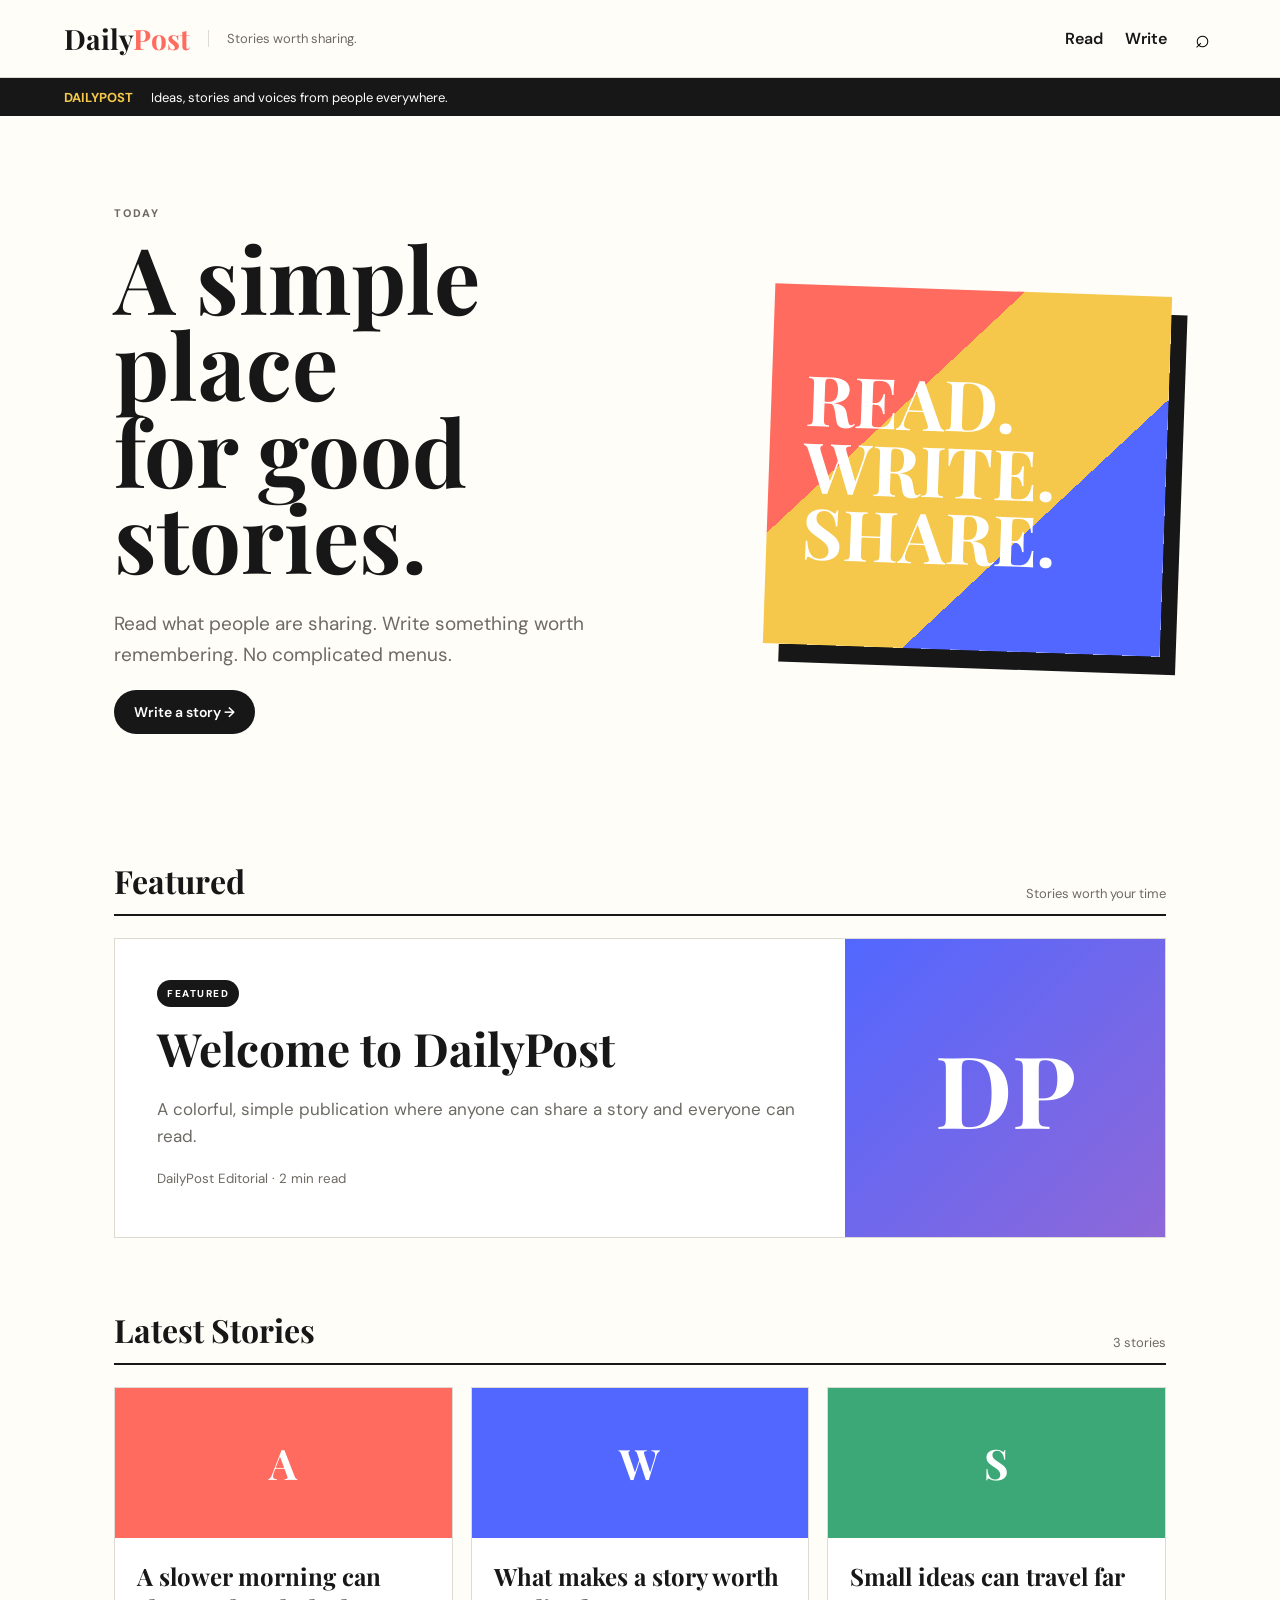
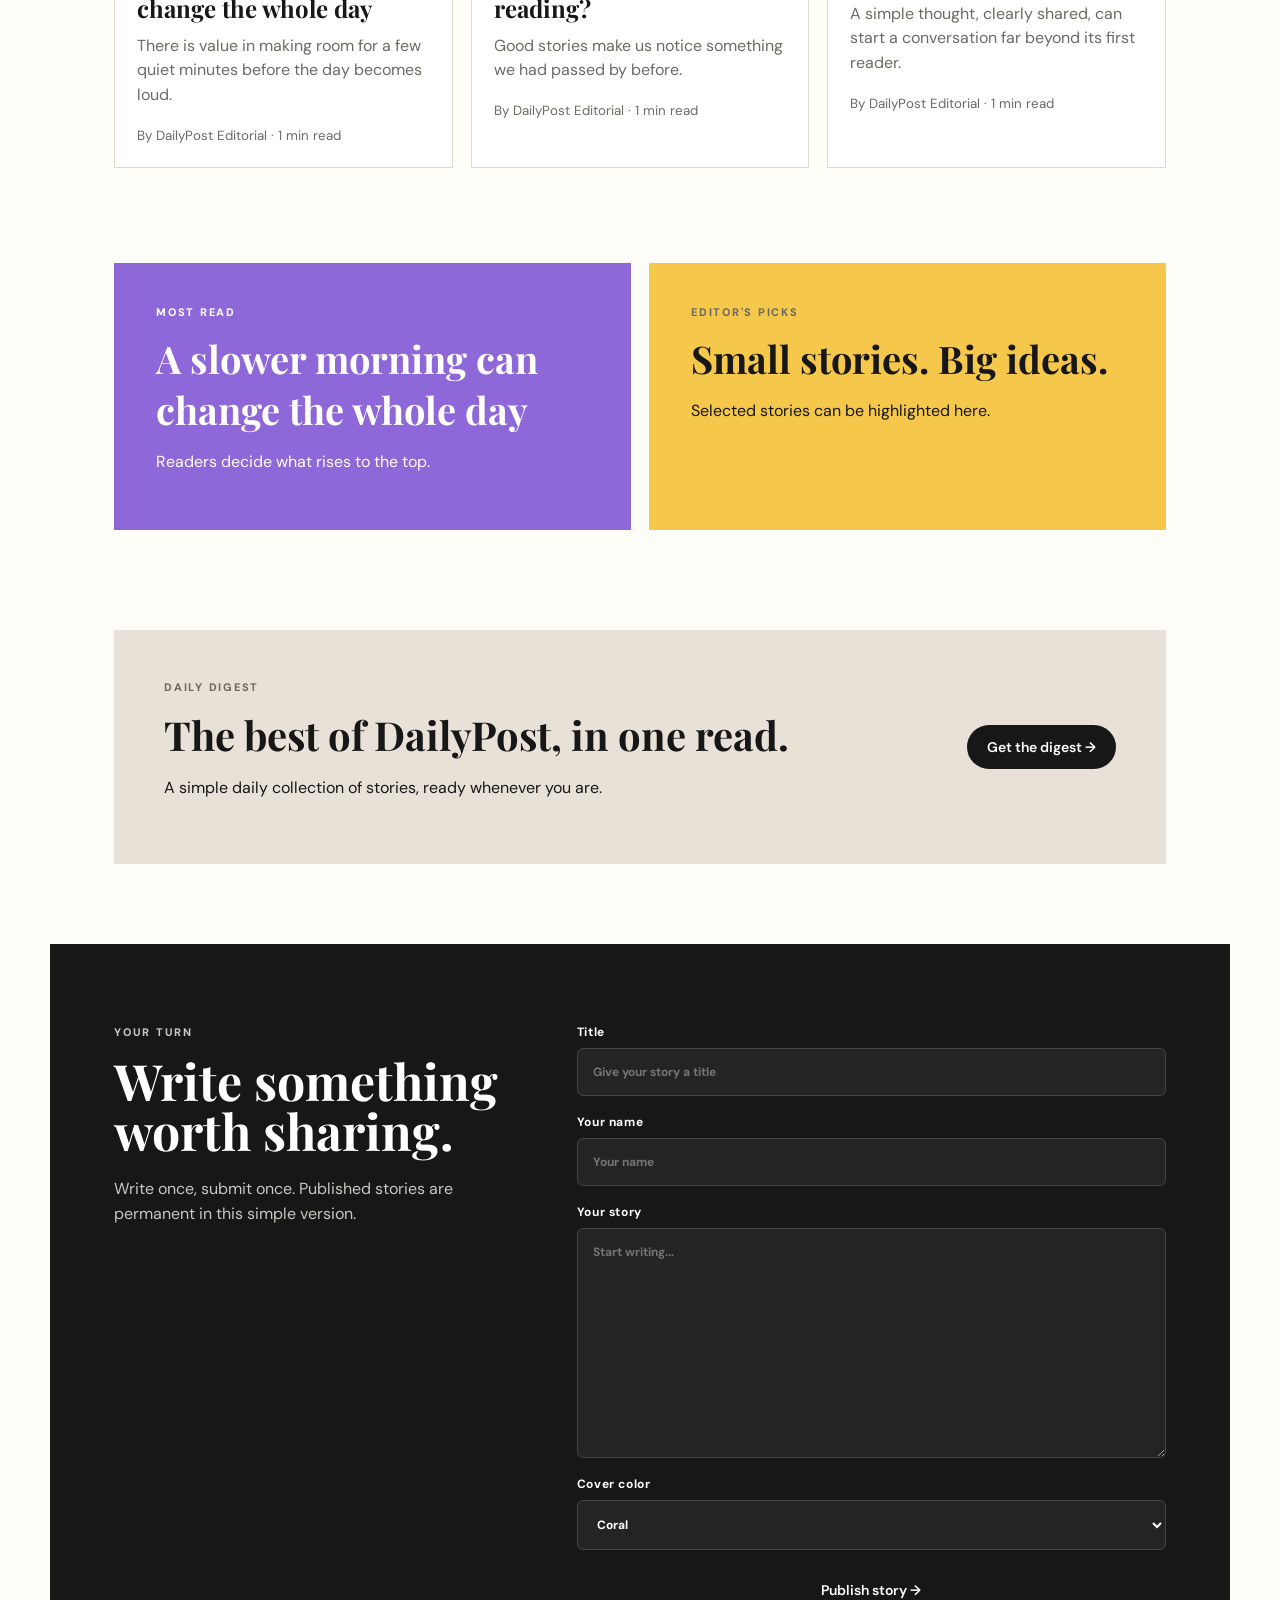
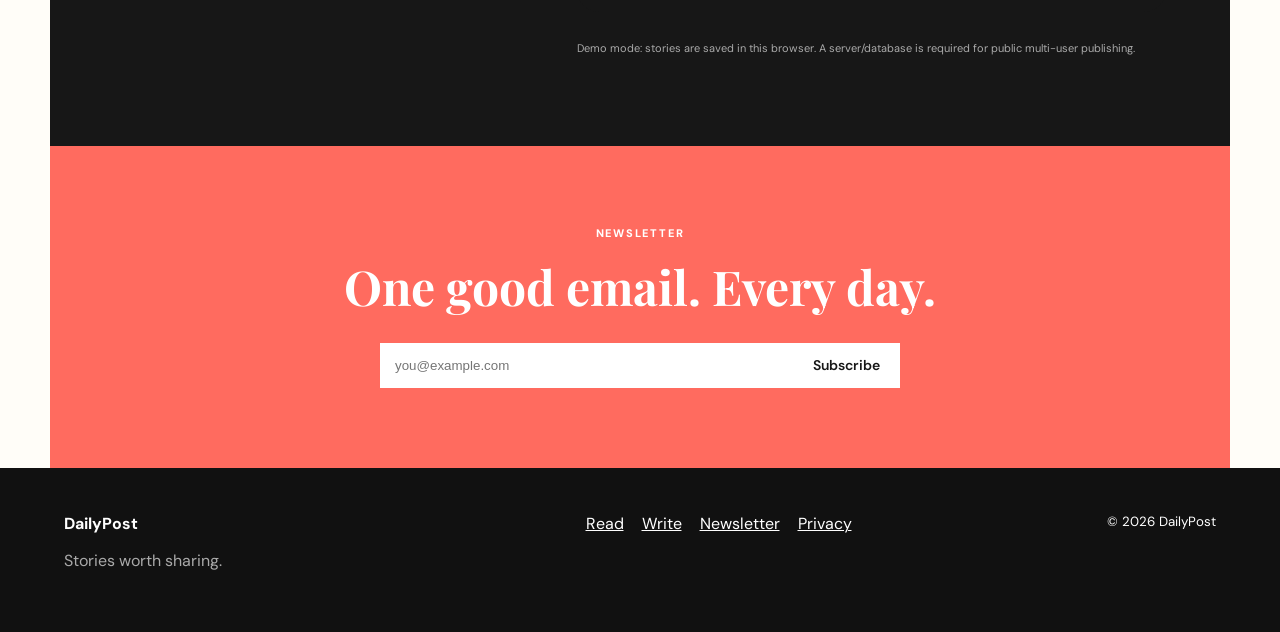
<file: DailyPost/index.html>
<!doctype html>
<html lang="en"><head>
<meta charset="utf-8"><meta name="viewport" content="width=device-width,initial-scale=1">
<title>DailyPost — Stories worth sharing.</title>
<link rel="stylesheet" href="assets/css/style.css">
<link rel="preconnect" href="https://fonts.googleapis.com">
<link href="https://fonts.googleapis.com/css2?family=DM+Sans:wght@400;500;600;700&family=Playfair+Display:wght@600;700&display=swap" rel="stylesheet">
</head><body>
<header class="site-header"><a class="brand" href="#top">Daily<span>Post</span></a><p class="tagline">Stories worth sharing.</p>
<nav><a href="#read">Read</a><a href="#write">Write</a><button id="searchOpen" class="icon-btn">⌕</button></nav></header>
<div class="ticker"><b>DAILYPOST</b><span>Ideas, stories and voices from people everywhere.</span></div>
<main id="top">
<section class="welcome"><div><p class="eyebrow">TODAY</p><h1>A simple place<br>for good stories.</h1><p class="intro">Read what people are sharing. Write something worth remembering. No complicated menus.</p><a class="button dark" href="#write">Write a story →</a></div><div class="color-poster"><span>READ.</span><span>WRITE.</span><span>SHARE.</span></div></section>
<section id="read" class="section"><div class="section-head"><h2>Featured</h2><span>Stories worth your time</span></div><article class="featured-card"><div class="featured-copy"><span class="pill">FEATURED</span><h2>Welcome to DailyPost</h2><p>A colorful, simple publication where anyone can share a story and everyone can read.</p><small>DailyPost Editorial · 2 min read</small></div><div class="feature-art">DP</div></article></section>
<section class="section"><div class="section-head"><h2>Latest Stories</h2><span id="storyCount">0 stories</span></div><div id="stories" class="story-grid"></div></section>
<section class="split"><div class="panel purple"><p class="eyebrow">MOST READ</p><h2 id="mostReadTitle">Your next favorite story is waiting.</h2><p>Readers decide what rises to the top.</p></div><div class="panel yellow"><p class="eyebrow">EDITOR'S PICKS</p><h2>Small stories. Big ideas.</h2><p>Selected stories can be highlighted here.</p></div></section>
<section class="section digest"><div><p class="eyebrow">DAILY DIGEST</p><h2>The best of DailyPost, in one read.</h2><p>A simple daily collection of stories, ready whenever you are.</p></div><a class="button dark" href="#newsletter">Get the digest →</a></section>
<section id="write" class="write-section"><div class="write-intro"><p class="eyebrow">YOUR TURN</p><h2>Write something worth sharing.</h2><p>Write once, submit once. Published stories are permanent in this simple version.</p></div>
<form id="storyForm" class="story-form"><label>Title<input id="title" maxlength="120" required placeholder="Give your story a title"></label><label>Your name<input id="author" maxlength="60" required placeholder="Your name"></label><label>Your story<textarea id="body" maxlength="12000" required placeholder="Start writing..."></textarea></label><label>Cover color<select id="color"><option value="coral">Coral</option><option value="blue">Blue</option><option value="green">Green</option><option value="purple">Purple</option><option value="yellow">Yellow</option></select></label><button class="button dark" type="submit">Publish story →</button><p class="form-note">Demo mode: stories are saved in this browser. A server/database is required for public multi-user publishing.</p></form></section>
<section id="newsletter" class="newsletter"><p class="eyebrow">NEWSLETTER</p><h2>One good email. Every day.</h2><form id="newsletterForm"><input type="email" required placeholder="you@example.com"><button class="button light">Subscribe</button></form></section>
</main>
<footer><div><strong>DailyPost</strong><p>Stories worth sharing.</p></div><div class="footer-links"><a href="#read">Read</a><a href="#write">Write</a><a href="#newsletter">Newsletter</a><a href="#">Privacy</a></div><small>© 2026 DailyPost</small></footer>
<div id="searchModal" class="modal" hidden><div class="search-box"><button id="searchClose" class="close">×</button><h2>Search DailyPost</h2><input id="searchInput" placeholder="Search stories..."><div id="searchResults"></div></div></div>
<script src="assets/js/app.js"></script></body></html>
</file>
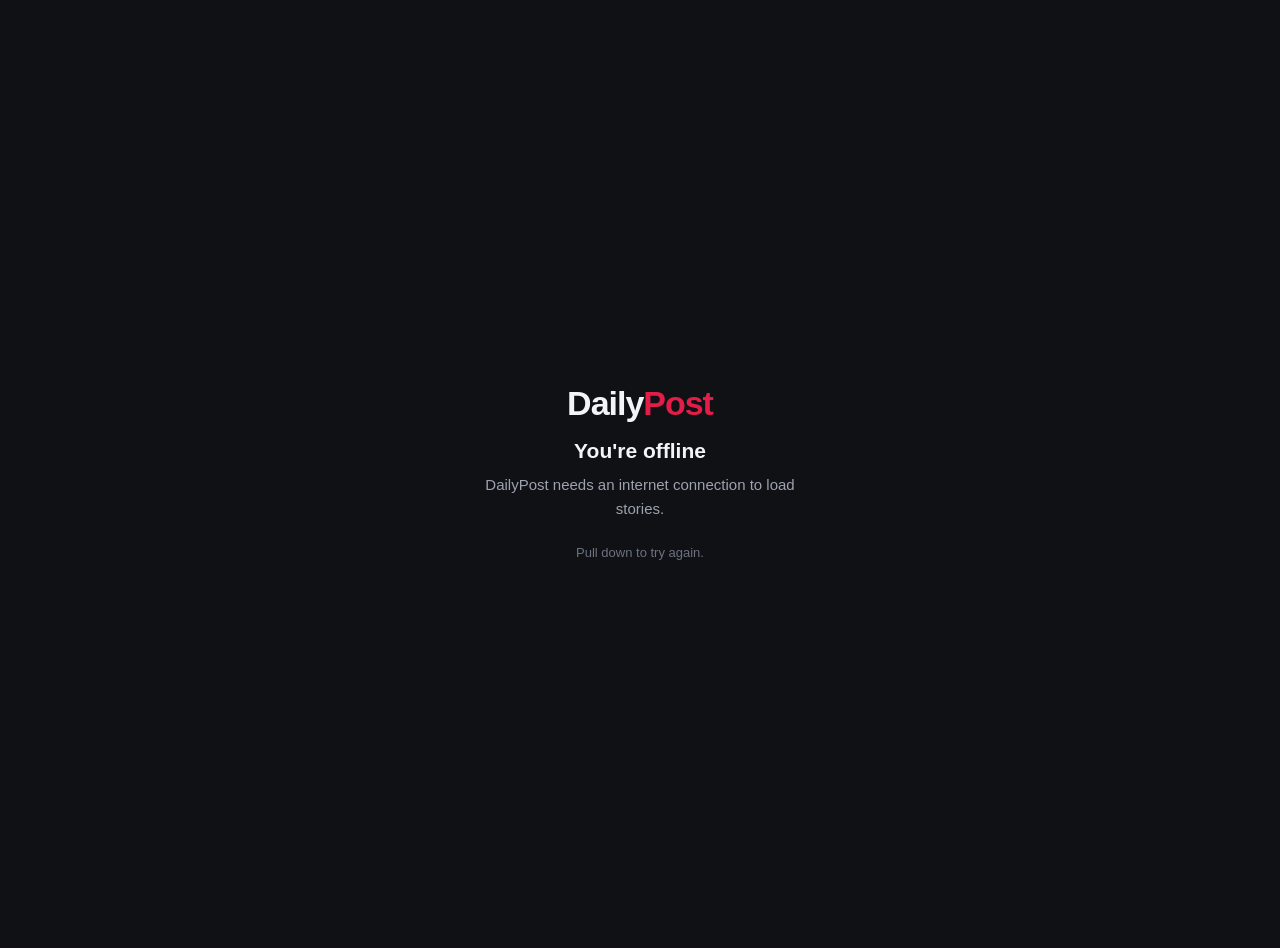
<file: DailyPost_Android_App_Project/app/src/main/assets/offline.html>
<!doctype html>
<!-- Bundled inside the app so it works with no connection at all.
     The previous version showed a toast and then a blank white
     screen. -->
<html lang="en">
<head>
<meta charset="utf-8">
<meta name="viewport" content="width=device-width,initial-scale=1">
<title>No connection</title>
<style>
  html, body { height: 100%; margin: 0; }
  body {
    display: grid; place-items: center;
    font-family: -apple-system, BlinkMacSystemFont, "Segoe UI", Roboto, sans-serif;
    background: #0f1115; color: #f3f4f6;
    padding: 24px; text-align: center;
  }
  .mark { font-size: 34px; font-weight: 800; letter-spacing: -.03em; margin-bottom: 16px; }
  .mark span { color: #e11d48; }
  h1 { font-size: 21px; margin: 0 0 10px; }
  p { color: #9ca3af; margin: 0; line-height: 1.6; font-size: 15px; max-width: 320px; }
  .hint { margin-top: 22px; font-size: 13px; color: #6b7280; }
</style>
</head>
<body>
  <div>
    <div class="mark">Daily<span>Post</span></div>
    <h1>You're offline</h1>
    <p>DailyPost needs an internet connection to load stories.</p>
    <p class="hint">Pull down to try again.</p>
  </div>
</body>
</html>
</file>
<file: DailyPost/assets/css/style.css>
:root{--ink:#171717;--paper:#fffdf8;--muted:#6d6a64;--line:#dedbd3;--coral:#ff6b5f;--blue:#5267ff;--green:#3ca878;--purple:#8e68d8;--yellow:#f5c84b}*{box-sizing:border-box}html{scroll-behavior:smooth}body{margin:0;background:var(--paper);color:var(--ink);font-family:"DM Sans",sans-serif}.site-header{height:78px;padding:0 5vw;display:flex;align-items:center;gap:18px;border-bottom:1px solid var(--line);position:sticky;top:0;background:rgba(255,253,248,.94);backdrop-filter:blur(14px);z-index:10}.brand{font:700 28px "Playfair Display",serif;text-decoration:none;color:var(--ink)}.brand span{color:var(--coral)}.tagline{color:var(--muted);font-size:13px;border-left:1px solid var(--line);padding-left:18px}.site-header nav{margin-left:auto;display:flex;gap:22px;align-items:center}.site-header nav a{color:var(--ink);text-decoration:none;font-weight:600}.icon-btn{border:0;background:none;font-size:25px;cursor:pointer}.ticker{height:38px;background:var(--ink);color:#fff;padding:0 5vw;display:flex;align-items:center;gap:18px;font-size:13px}.ticker b{color:var(--yellow)}main{max-width:1180px;margin:auto}.welcome{min-height:560px;padding:90px 5vw;display:grid;grid-template-columns:1.2fr .8fr;gap:60px;align-items:center}.eyebrow{letter-spacing:.16em;font-size:11px;font-weight:800;margin:0 0 14px;color:var(--muted)}h1,h2{font-family:"Playfair Display",serif}h1{font-size:clamp(54px,8vw,92px);line-height:.94;margin:0 0 28px}.intro{font-size:19px;line-height:1.65;max-width:560px;color:var(--muted)}.button{display:inline-block;padding:13px 20px;border:0;border-radius:999px;text-decoration:none;font:600 14px "DM Sans";cursor:pointer}.dark{background:var(--ink);color:#fff}.color-poster{height:360px;display:flex;flex-direction:column;justify-content:center;padding:35px;background:linear-gradient(135deg,var(--coral) 0 33%,var(--yellow) 33% 66%,var(--blue) 66%);transform:rotate(2deg);box-shadow:16px 18px 0 var(--ink)}.color-poster span{font:700 clamp(38px,6vw,70px) "Playfair Display";line-height:.95;color:#fff}.section{padding:35px 5vw}.section-head{display:flex;justify-content:space-between;align-items:end;border-bottom:2px solid var(--ink);padding-bottom:12px;margin-bottom:22px}.section-head h2{font-size:32px;margin:0}.section-head span{color:var(--muted);font-size:13px}.featured-card{display:grid;grid-template-columns:1fr 320px;background:#fff;border:1px solid var(--line);min-height:300px}.featured-copy{padding:42px}.featured-copy h2{font-size:46px;margin:15px 0}.featured-copy p{font-size:17px;line-height:1.6;color:var(--muted)}.featured-copy small{color:var(--muted)}.pill{font-size:10px;font-weight:800;letter-spacing:.15em;background:var(--ink);color:#fff;padding:7px 10px;border-radius:20px}.feature-art{display:grid;place-items:center;background:linear-gradient(135deg,var(--blue),var(--purple));font:700 100px "Playfair Display";color:#fff}.story-grid{display:grid;grid-template-columns:repeat(3,1fr);gap:18px}.story{background:#fff;border:1px solid var(--line);overflow:hidden;transition:.2s}.story:hover{transform:translateY(-4px);box-shadow:0 12px 25px #00000012}.story-art{height:150px;display:grid;place-items:center;color:#fff;font:700 42px "Playfair Display"}.story-content{padding:22px}.story h3{font:700 24px "Playfair Display";margin:0 0 10px}.story p{color:var(--muted);line-height:1.55;margin:0 0 16px;white-space:pre-wrap;max-height:95px;overflow:hidden}.story small{color:var(--muted)}.coral{background:var(--coral)}.blue{background:var(--blue)}.green{background:var(--green)}.purple{background:var(--purple)}.yellow{background:var(--yellow)}.split{display:grid;grid-template-columns:1fr 1fr;gap:18px;padding:60px 5vw}.panel{padding:42px;min-height:250px}.panel h2{font-size:38px;margin:0 0 12px}.panel.purple{background:var(--purple);color:#fff}.panel.purple .eyebrow{color:#fff}.panel.yellow{background:var(--yellow)}.digest{margin:40px 5vw 80px;background:#e7e1d7;padding:50px;display:flex;justify-content:space-between;align-items:center;gap:25px}.digest h2{font-size:40px;margin:0 0 8px}.write-section{padding:80px 5vw;background:#171717;color:#fff;display:grid;grid-template-columns:.8fr 1.2fr;gap:70px}.write-intro h2{font-size:50px;line-height:1;margin:0 0 20px}.write-intro p{color:#c9c7c2;line-height:1.6}.story-form{display:grid;gap:18px}.story-form label{font-size:12px;font-weight:700;letter-spacing:.05em}.story-form input,.story-form textarea,.story-form select{display:block;width:100%;margin-top:8px;padding:15px;border:1px solid #444;background:#242424;color:#fff;border-radius:6px;font:inherit}.story-form textarea{min-height:230px;resize:vertical}.form-note{font-size:11px;color:#aaa}.newsletter{padding:80px 5vw;text-align:center;background:var(--coral);color:#fff}.newsletter .eyebrow{color:#fff}.newsletter h2{font-size:48px;margin:0 0 25px}.newsletter form{display:flex;max-width:520px;margin:auto}.newsletter input{flex:1;padding:15px;border:0}.light{background:#fff;color:#171717;border-radius:0}footer{background:#111;color:#fff;padding:45px 5vw;display:grid;grid-template-columns:1fr 1fr auto;gap:30px}footer p{color:#aaa}.footer-links{display:flex;gap:18px;flex-wrap:wrap}.footer-links a{color:#fff}.modal{position:fixed;inset:0;background:#000a;z-index:30;padding:8vh 5vw}.search-box{max-width:700px;margin:auto;background:var(--paper);padding:35px;position:relative}.search-box input{width:100%;padding:16px;border:1px solid var(--line);margin:15px 0;font-size:18px}.close{position:absolute;right:15px;top:10px;border:0;background:none;font-size:28px;cursor:pointer}.result{padding:12px 0;border-bottom:1px solid var(--line)}@media(max-width:800px){.tagline,.site-header nav a{display:none}.site-header{padding:0 18px}.ticker{padding:0 18px}.welcome{grid-template-columns:1fr;padding:65px 20px}.color-poster{height:260px}.section{padding:28px 20px}.featured-card{grid-template-columns:1fr}.feature-art{height:170px;order:-1}.story-grid,.split,.write-section{grid-template-columns:1fr}.split{padding:35px 20px}.write-section{padding:60px 20px}.digest{margin:30px 20px 60px;display:block}.newsletter h2{font-size:38px}footer{grid-template-columns:1fr;padding:35px 20px}}
</file>
